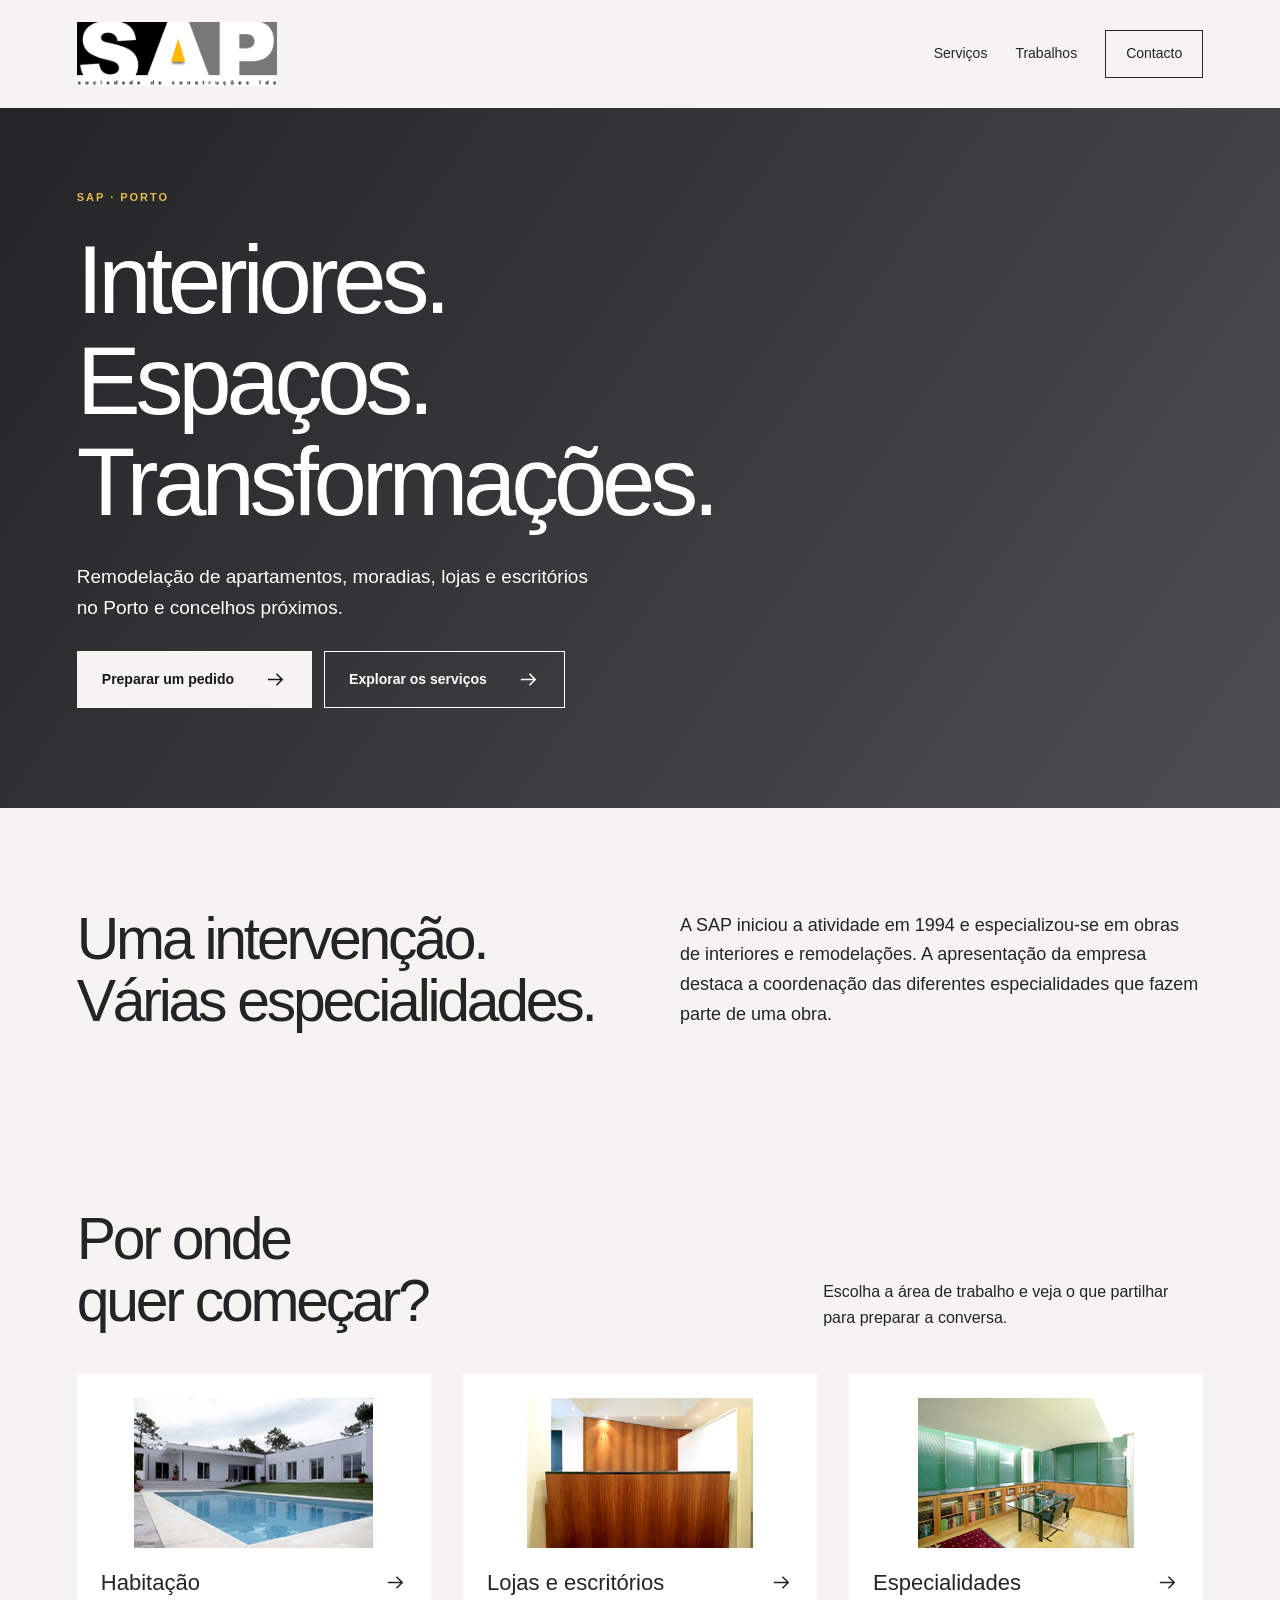
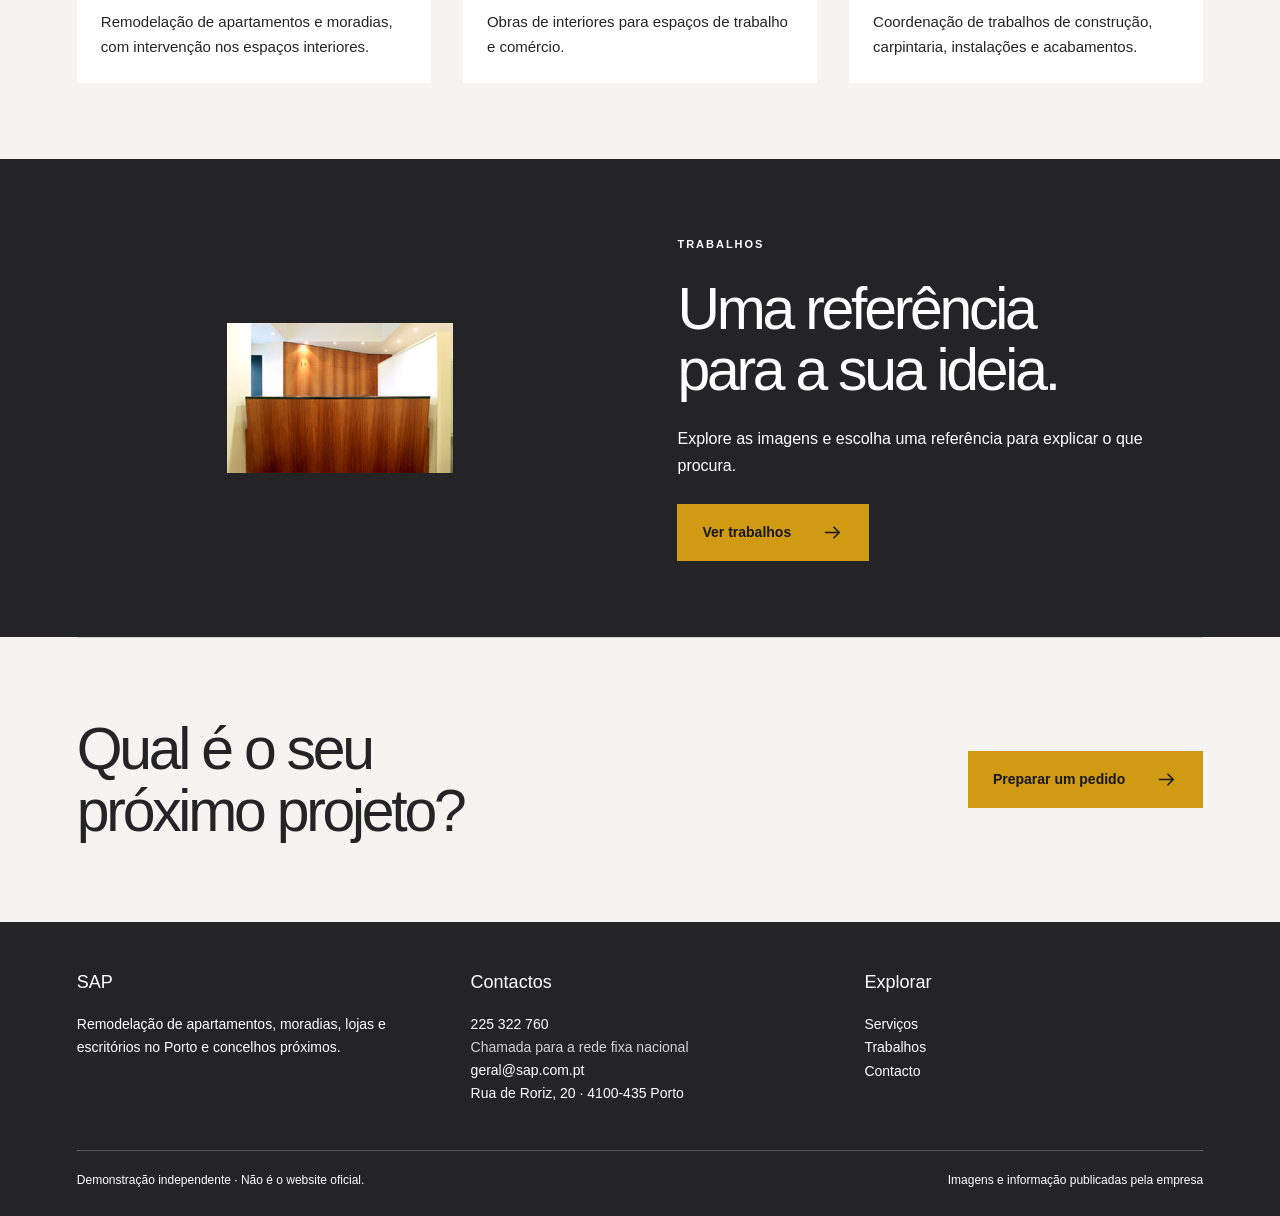
<file: index.html>
<!doctype html><html lang="pt-PT"><head><meta charset="utf-8"><meta name="viewport" content="width=device-width,initial-scale=1"><meta name="robots" content="noindex,nofollow,noarchive"><meta name="description" content="Remodelação de apartamentos, moradias, lojas e escritórios no Porto e concelhos próximos."><title>Início · SAP</title><link rel="stylesheet" href="style.css"><script defer src="app.js"></script></head><body class="sap" style="--accent:#d09a12;--dark:#242426;--paper:#f5f4f0;--display:Arial,sans-serif"><a class="skip" href="#conteudo">Saltar para o conteúdo</a><header class="header wrap"><a class="logo" href="index.html" aria-label="SAP — início"><img src="assets/logo.gif" alt="SAP"><span>SAP</span></a><button class="menu" aria-expanded="false" aria-controls="nav">Menu</button><nav id="nav" class="nav" aria-label="Navegação principal"><a href="servicos.html">Serviços</a><a href="trabalhos.html">Trabalhos</a><a href="contactos.html">Contacto</a></nav></header><main id="conteudo"><section class="hero"><img src="assets/obra01-02.jpg" alt="Imagem de apresentação publicada pela SAP"><div class="wrap"><div class="eyebrow">SAP · Porto</div><h1 class="site-title">Interiores.<br>Espaços.<br>Transformações.</h1><p>Remodelação de apartamentos, moradias, lojas e escritórios no Porto e concelhos próximos.</p><div class="actions"><a class="button" href="contactos.html">Preparar um pedido<svg viewBox="0 0 24 24" aria-hidden="true"><path d="M4 12h15m-6-6 6 6-6 6"/></svg></a><a class="button outline" href="servicos.html">Explorar os serviços<svg viewBox="0 0 24 24" aria-hidden="true"><path d="M4 12h15m-6-6 6 6-6 6"/></svg></a></div></div></section><div class="wrap"><section class="intro"><h2>Uma intervenção.<br>Várias especialidades.</h2><div><p>A SAP iniciou a atividade em 1994 e especializou-se em obras de interiores e remodelações. A apresentação da empresa destaca a coordenação das diferentes especialidades que fazem parte de uma obra.</p></div></section><section class="section"><div class="heading"><h2>Por onde<br>quer começar?</h2><p>Escolha a área de trabalho e veja o que partilhar para preparar a conversa.</p></div><div class="grid"><a class="card" href="servicos.html#s0"><img src="assets/obra01-02.jpg" alt="Habitação — imagem de apresentação" loading="lazy"><div class="title"><h3>Habitação</h3><svg viewBox="0 0 24 24" aria-hidden="true"><path d="M4 12h15m-6-6 6 6-6 6"/></svg></div><p>Remodelação de apartamentos e moradias, com intervenção nos espaços interiores.</p></a><a class="card" href="servicos.html#s1"><img src="assets/obra04-04.jpg" alt="Lojas e escritórios — imagem de apresentação" loading="lazy"><div class="title"><h3>Lojas e escritórios</h3><svg viewBox="0 0 24 24" aria-hidden="true"><path d="M4 12h15m-6-6 6 6-6 6"/></svg></div><p>Obras de interiores para espaços de trabalho e comércio.</p></a><a class="card" href="servicos.html#s2"><img src="assets/obra03-03.jpg" alt="Especialidades — imagem de apresentação" loading="lazy"><div class="title"><h3>Especialidades</h3><svg viewBox="0 0 24 24" aria-hidden="true"><path d="M4 12h15m-6-6 6 6-6 6"/></svg></div><p>Coordenação de trabalhos de construção, carpintaria, instalações e acabamentos.</p></a></div></section></div><section class="section dark"><div class="wrap split"><img src="assets/obra04-04.jpg" alt="Imagem publicada pela empresa" loading="lazy"><div><div class="eyebrow">Trabalhos</div><h2>Uma referência<br>para a sua ideia.</h2><p>Explore as imagens e escolha uma referência para explicar o que procura.</p><a class="button" href="trabalhos.html">Ver trabalhos<svg viewBox="0 0 24 24" aria-hidden="true"><path d="M4 12h15m-6-6 6 6-6 6"/></svg></a></div></div></section><div class="wrap"><section class="cta"><h2>Qual é o seu<br>próximo projeto?</h2><a class="button" href="contactos.html">Preparar um pedido<svg viewBox="0 0 24 24" aria-hidden="true"><path d="M4 12h15m-6-6 6 6-6 6"/></svg></a></section></div></main><footer class="footer"><div class="wrap"><div class="footer-grid"><div><h3>SAP</h3><p>Remodelação de apartamentos, moradias, lojas e escritórios no Porto e concelhos próximos.</p></div><div><h3>Contactos</h3><a href="tel:+351225322760">225 322 760</a><p class="small">Chamada para a rede fixa nacional</p><a href="mailto:geral@sap.com.pt">geral@sap.com.pt</a><p>Rua de Roriz, 20 · 4100-435 Porto</p></div><div><h3>Explorar</h3><a href="servicos.html">Serviços</a><a href="trabalhos.html">Trabalhos</a><a href="contactos.html">Contacto</a></div></div><div class="bottom"><span>Demonstração independente · Não é o website oficial.</span><a href="https://www.sap.com.pt/" target="_blank" rel="noopener">Imagens e informação publicadas pela empresa</a></div></div></footer></body></html>
</file>
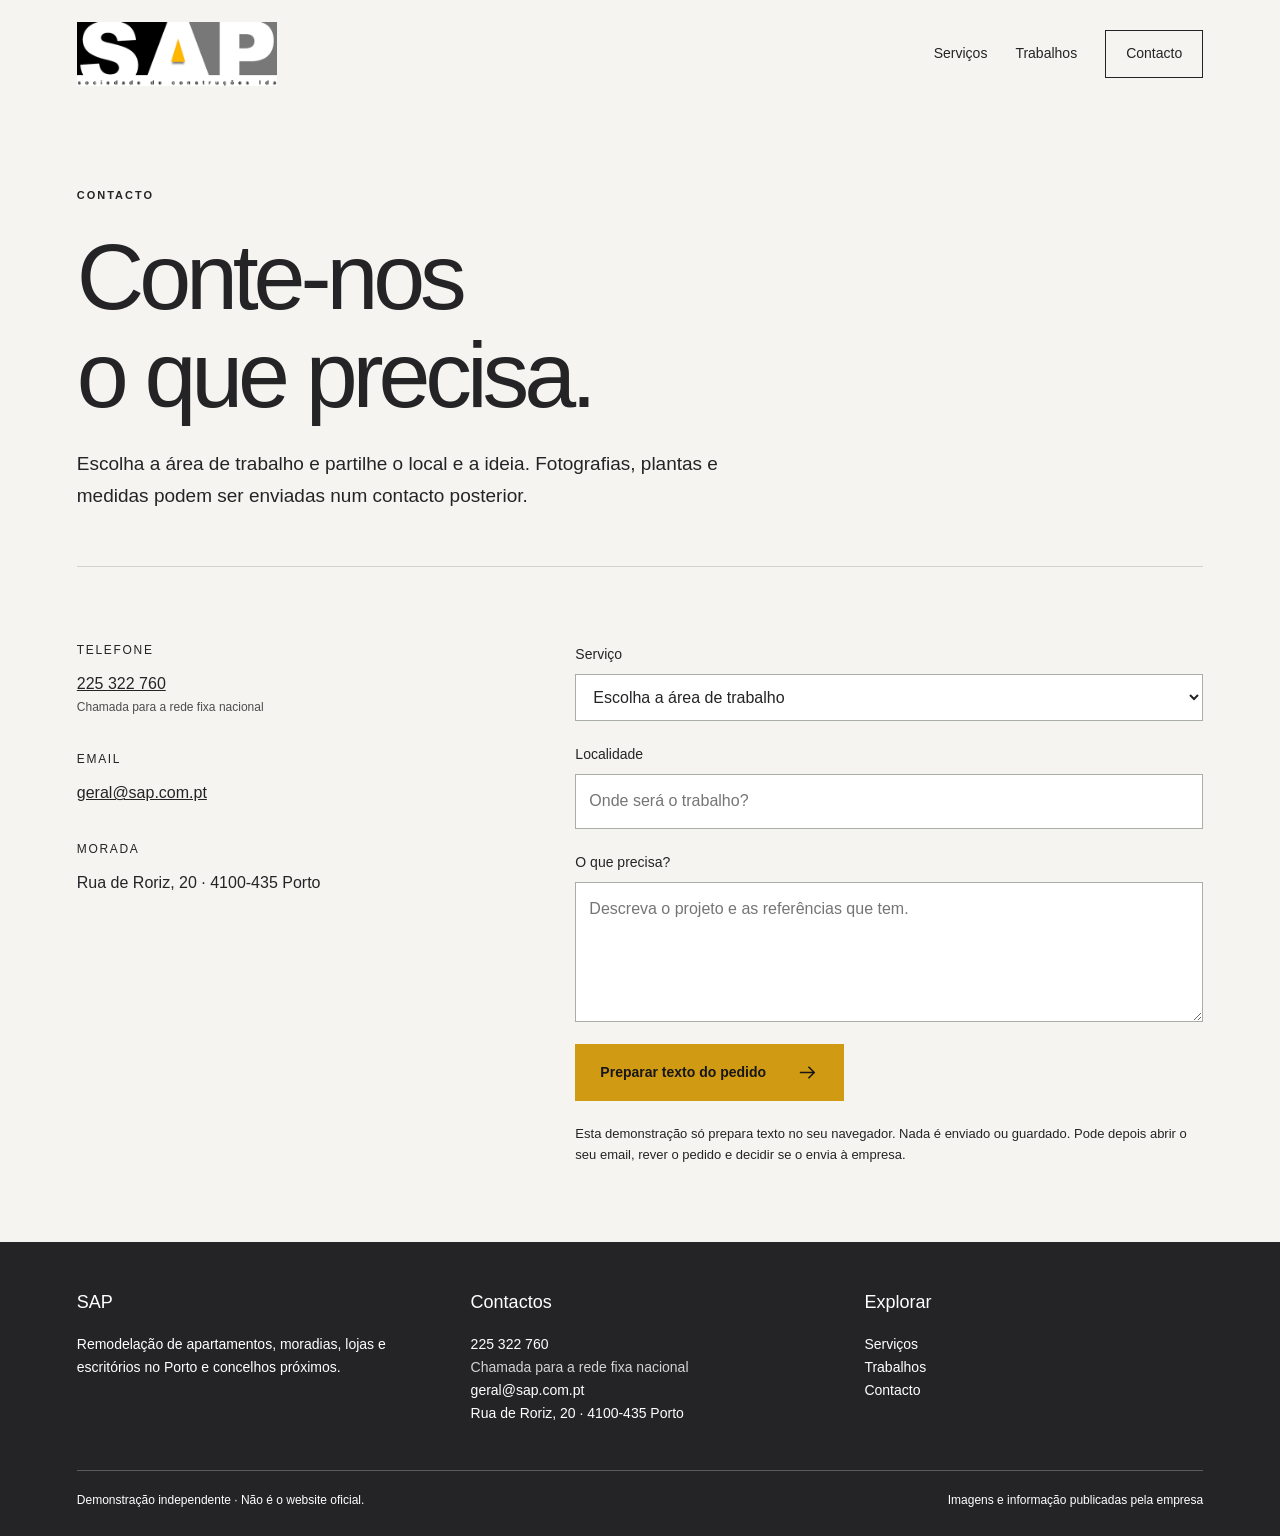
<file: contactos.html>
<!doctype html><html lang="pt-PT"><head><meta charset="utf-8"><meta name="viewport" content="width=device-width,initial-scale=1"><meta name="robots" content="noindex,nofollow,noarchive"><meta name="description" content="Remodelação de apartamentos, moradias, lojas e escritórios no Porto e concelhos próximos."><title>Contacto · SAP</title><link rel="stylesheet" href="style.css"><script defer src="app.js"></script></head><body class="sap" style="--accent:#d09a12;--dark:#242426;--paper:#f5f4f0;--display:Arial,sans-serif"><a class="skip" href="#conteudo">Saltar para o conteúdo</a><header class="header wrap"><a class="logo" href="index.html" aria-label="SAP — início"><img src="assets/logo.gif" alt="SAP"><span>SAP</span></a><button class="menu" aria-expanded="false" aria-controls="nav">Menu</button><nav id="nav" class="nav" aria-label="Navegação principal"><a href="servicos.html">Serviços</a><a href="trabalhos.html">Trabalhos</a><a href="contactos.html" aria-current="page">Contacto</a></nav></header><main id="conteudo"><div class="wrap"><section class="page-top"><div class="eyebrow">Contacto</div><h1>Conte-nos<br>o que precisa.</h1><p>Escolha a área de trabalho e partilhe o local e a ideia. Fotografias, plantas e medidas podem ser enviadas num contacto posterior.</p></section><section class="section contact-layout"><div><div class="detail"><h3>Telefone</h3><a href="tel:+351225322760">225 322 760</a><p class="small">Chamada para a rede fixa nacional</p></div><div class="detail"><h3>Email</h3><a href="mailto:geral@sap.com.pt">geral@sap.com.pt</a></div><div class="detail"><h3>Morada</h3><p>Rua de Roriz, 20 · 4100-435 Porto</p></div></div><div><form id="request-form" data-email="geral@sap.com.pt"><div class="field"><label for="service">Serviço</label><select id="service" name="Serviço" required><option value="" disabled selected>Escolha a área de trabalho</option><option>Habitação</option><option>Lojas e escritórios</option><option>Especialidades</option></select></div><div class="field"><label for="local">Localidade</label><input id="local" name="Localidade" required placeholder="Onde será o trabalho?"></div><div class="field"><label for="message">O que precisa?</label><textarea id="message" name="Descrição" required placeholder="Descreva o projeto e as referências que tem."></textarea></div><button class="button" type="submit">Preparar texto do pedido<svg viewBox="0 0 24 24" aria-hidden="true"><path d="M4 12h15m-6-6 6 6-6 6"/></svg></button><p class="form-note">Esta demonstração só prepara texto no seu navegador. Nada é enviado ou guardado. Pode depois abrir o seu email, rever o pedido e decidir se o envia à empresa.</p></form><div class="result" id="result" hidden aria-live="polite"><strong>Pré-visualização do pedido — nada foi enviado</strong><pre></pre><a class="button" href="#">Abrir no meu email<svg viewBox="0 0 24 24" aria-hidden="true"><path d="M4 12h15m-6-6 6 6-6 6"/></svg></a></div></div></section></div></main><footer class="footer"><div class="wrap"><div class="footer-grid"><div><h3>SAP</h3><p>Remodelação de apartamentos, moradias, lojas e escritórios no Porto e concelhos próximos.</p></div><div><h3>Contactos</h3><a href="tel:+351225322760">225 322 760</a><p class="small">Chamada para a rede fixa nacional</p><a href="mailto:geral@sap.com.pt">geral@sap.com.pt</a><p>Rua de Roriz, 20 · 4100-435 Porto</p></div><div><h3>Explorar</h3><a href="servicos.html">Serviços</a><a href="trabalhos.html">Trabalhos</a><a href="contactos.html">Contacto</a></div></div><div class="bottom"><span>Demonstração independente · Não é o website oficial.</span><a href="https://www.sap.com.pt/" target="_blank" rel="noopener">Imagens e informação publicadas pela empresa</a></div></div></footer></body></html>
</file>
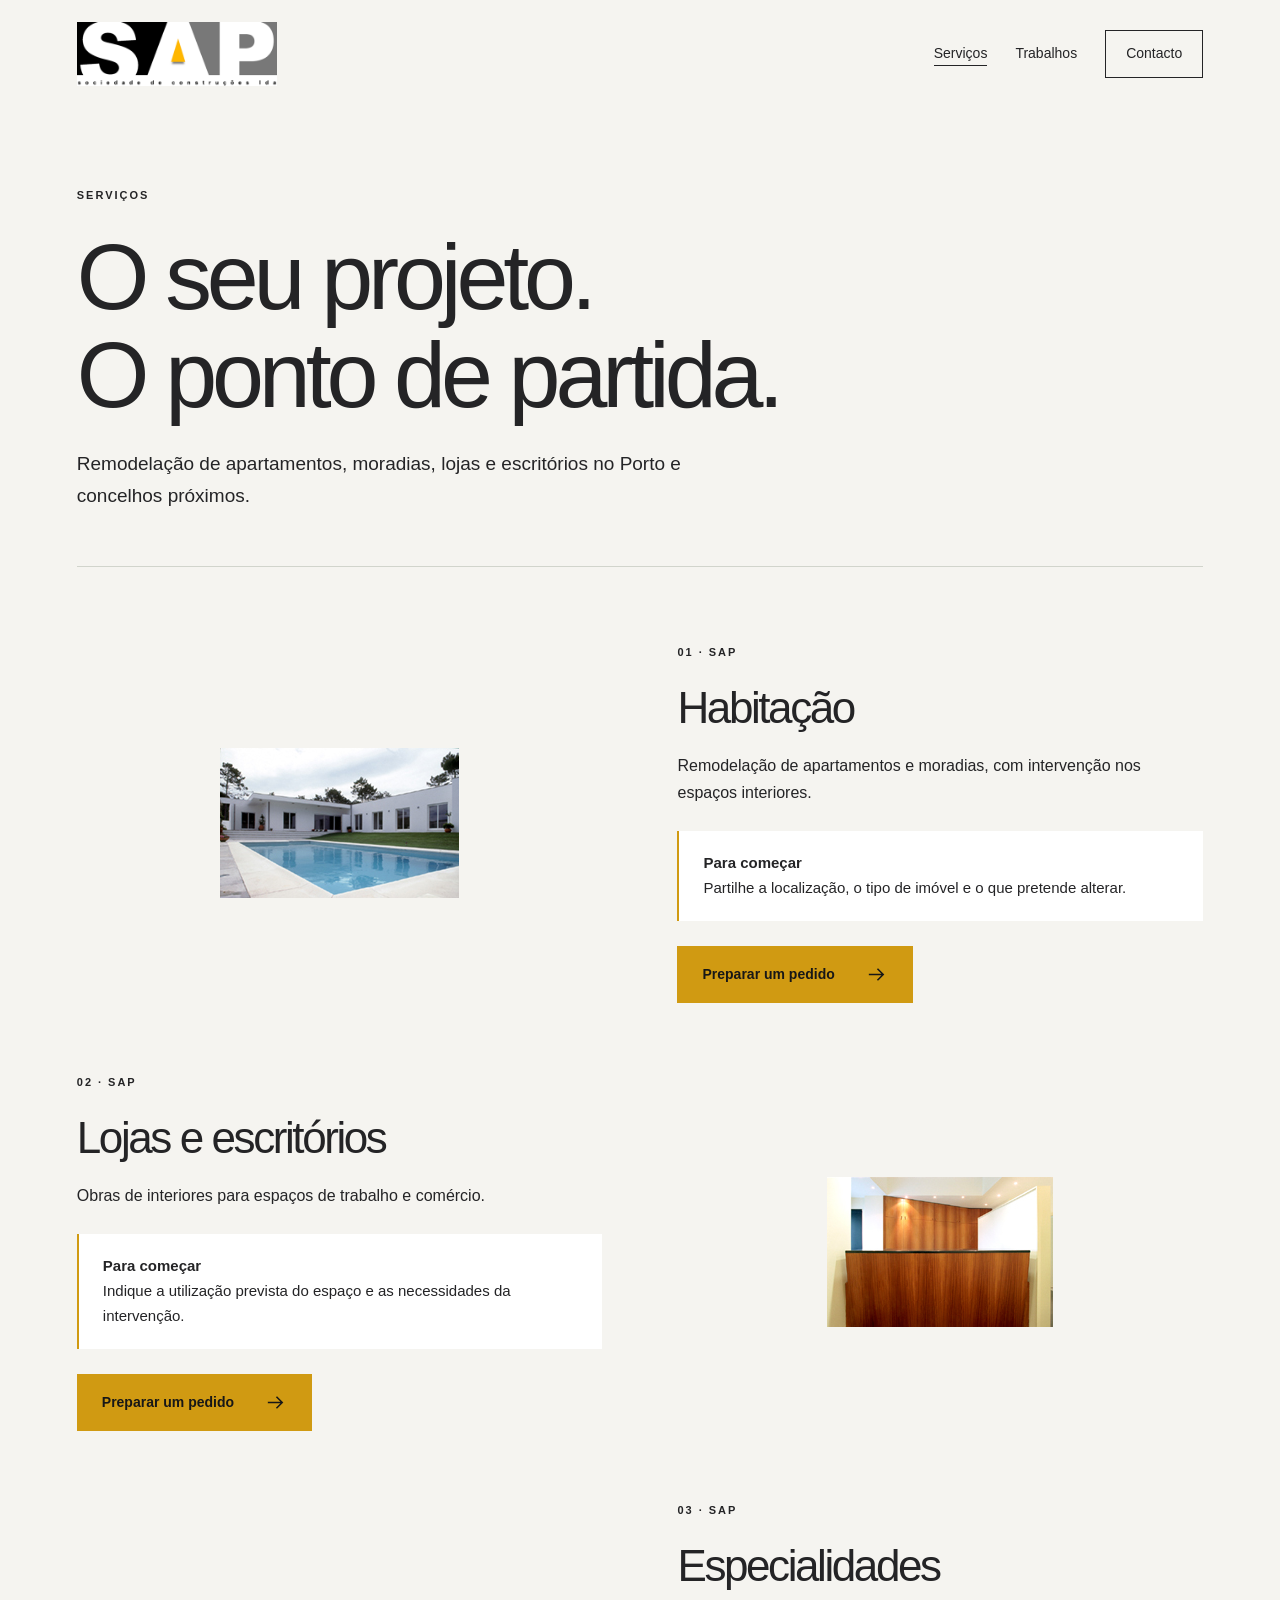
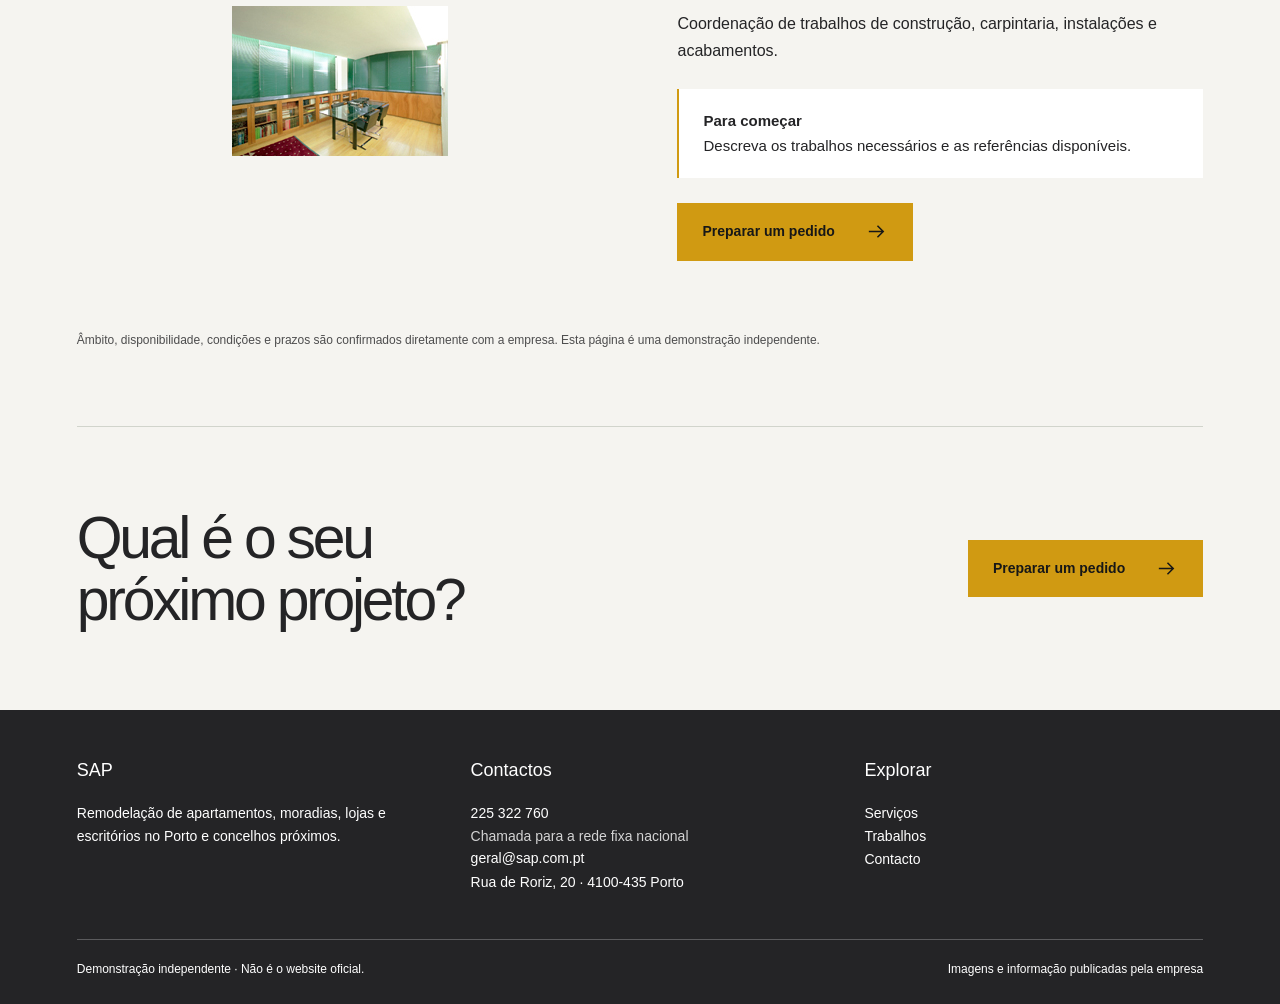
<file: servicos.html>
<!doctype html><html lang="pt-PT"><head><meta charset="utf-8"><meta name="viewport" content="width=device-width,initial-scale=1"><meta name="robots" content="noindex,nofollow,noarchive"><meta name="description" content="Remodelação de apartamentos, moradias, lojas e escritórios no Porto e concelhos próximos."><title>Serviços · SAP</title><link rel="stylesheet" href="style.css"><script defer src="app.js"></script></head><body class="sap" style="--accent:#d09a12;--dark:#242426;--paper:#f5f4f0;--display:Arial,sans-serif"><a class="skip" href="#conteudo">Saltar para o conteúdo</a><header class="header wrap"><a class="logo" href="index.html" aria-label="SAP — início"><img src="assets/logo.gif" alt="SAP"><span>SAP</span></a><button class="menu" aria-expanded="false" aria-controls="nav">Menu</button><nav id="nav" class="nav" aria-label="Navegação principal"><a href="servicos.html" aria-current="page">Serviços</a><a href="trabalhos.html">Trabalhos</a><a href="contactos.html">Contacto</a></nav></header><main id="conteudo"><div class="wrap"><section class="page-top"><div class="eyebrow">Serviços</div><h1>O seu projeto.<br>O ponto de partida.</h1><p>Remodelação de apartamentos, moradias, lojas e escritórios no Porto e concelhos próximos.</p></section><section class="section"><article class="service-row" id="s0"><img src="assets/obra01-02.jpg" alt="Imagem de apresentação: Habitação" loading="lazy"><div><div class="eyebrow">01 · SAP</div><h2>Habitação</h2><p>Remodelação de apartamentos e moradias, com intervenção nos espaços interiores.</p><div class="prepare"><strong>Para começar</strong><br>Partilhe a localização, o tipo de imóvel e o que pretende alterar.</div><a class="button" href="contactos.html?servico=Habita%C3%A7%C3%A3o">Preparar um pedido<svg viewBox="0 0 24 24" aria-hidden="true"><path d="M4 12h15m-6-6 6 6-6 6"/></svg></a></div></article><article class="service-row" id="s1"><img src="assets/obra04-04.jpg" alt="Imagem de apresentação: Lojas e escritórios" loading="lazy"><div><div class="eyebrow">02 · SAP</div><h2>Lojas e escritórios</h2><p>Obras de interiores para espaços de trabalho e comércio.</p><div class="prepare"><strong>Para começar</strong><br>Indique a utilização prevista do espaço e as necessidades da intervenção.</div><a class="button" href="contactos.html?servico=Lojas%20e%20escrit%C3%B3rios">Preparar um pedido<svg viewBox="0 0 24 24" aria-hidden="true"><path d="M4 12h15m-6-6 6 6-6 6"/></svg></a></div></article><article class="service-row" id="s2"><img src="assets/obra03-03.jpg" alt="Imagem de apresentação: Especialidades" loading="lazy"><div><div class="eyebrow">03 · SAP</div><h2>Especialidades</h2><p>Coordenação de trabalhos de construção, carpintaria, instalações e acabamentos.</p><div class="prepare"><strong>Para começar</strong><br>Descreva os trabalhos necessários e as referências disponíveis.</div><a class="button" href="contactos.html?servico=Especialidades">Preparar um pedido<svg viewBox="0 0 24 24" aria-hidden="true"><path d="M4 12h15m-6-6 6 6-6 6"/></svg></a></div></article><p class="small">Âmbito, disponibilidade, condições e prazos são confirmados diretamente com a empresa. Esta página é uma demonstração independente.</p></section></div><div class="wrap"><section class="cta"><h2>Qual é o seu<br>próximo projeto?</h2><a class="button" href="contactos.html">Preparar um pedido<svg viewBox="0 0 24 24" aria-hidden="true"><path d="M4 12h15m-6-6 6 6-6 6"/></svg></a></section></div></main><footer class="footer"><div class="wrap"><div class="footer-grid"><div><h3>SAP</h3><p>Remodelação de apartamentos, moradias, lojas e escritórios no Porto e concelhos próximos.</p></div><div><h3>Contactos</h3><a href="tel:+351225322760">225 322 760</a><p class="small">Chamada para a rede fixa nacional</p><a href="mailto:geral@sap.com.pt">geral@sap.com.pt</a><p>Rua de Roriz, 20 · 4100-435 Porto</p></div><div><h3>Explorar</h3><a href="servicos.html">Serviços</a><a href="trabalhos.html">Trabalhos</a><a href="contactos.html">Contacto</a></div></div><div class="bottom"><span>Demonstração independente · Não é o website oficial.</span><a href="https://www.sap.com.pt/" target="_blank" rel="noopener">Imagens e informação publicadas pela empresa</a></div></div></footer></body></html>
</file>
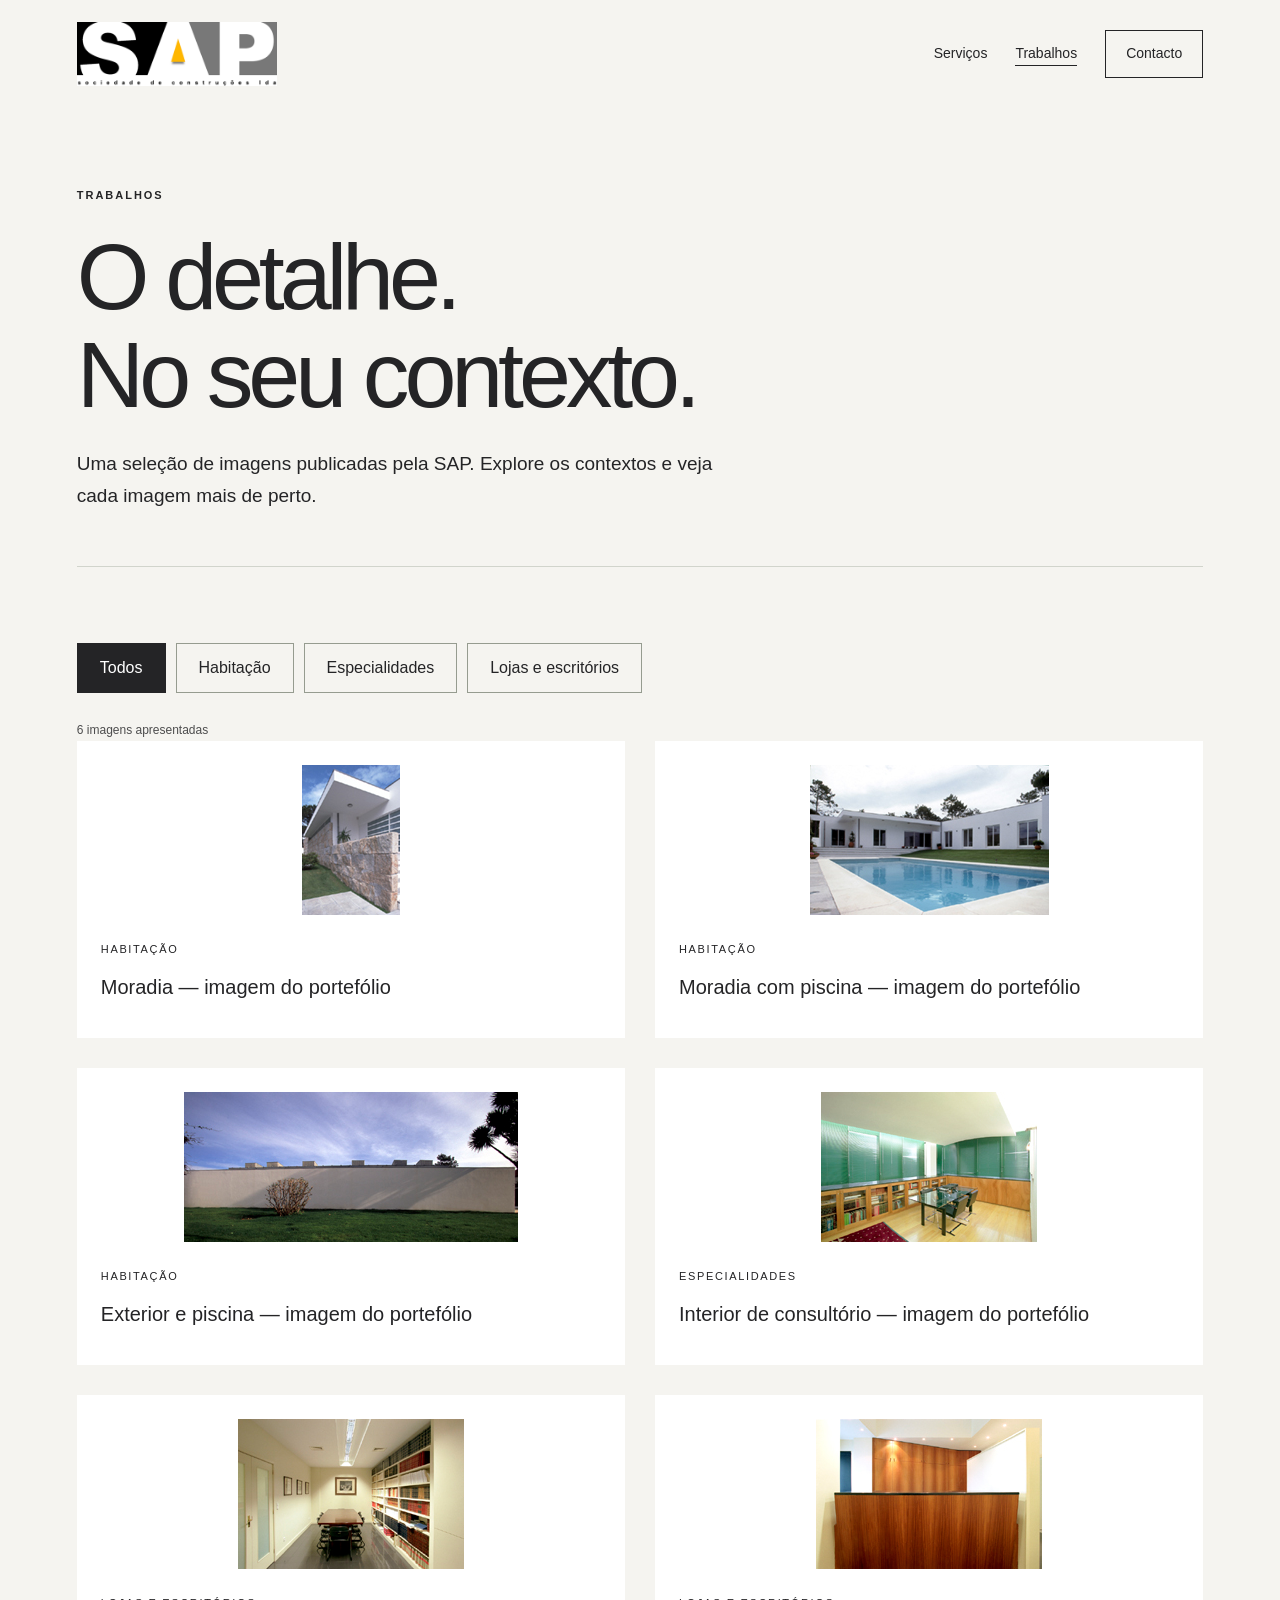
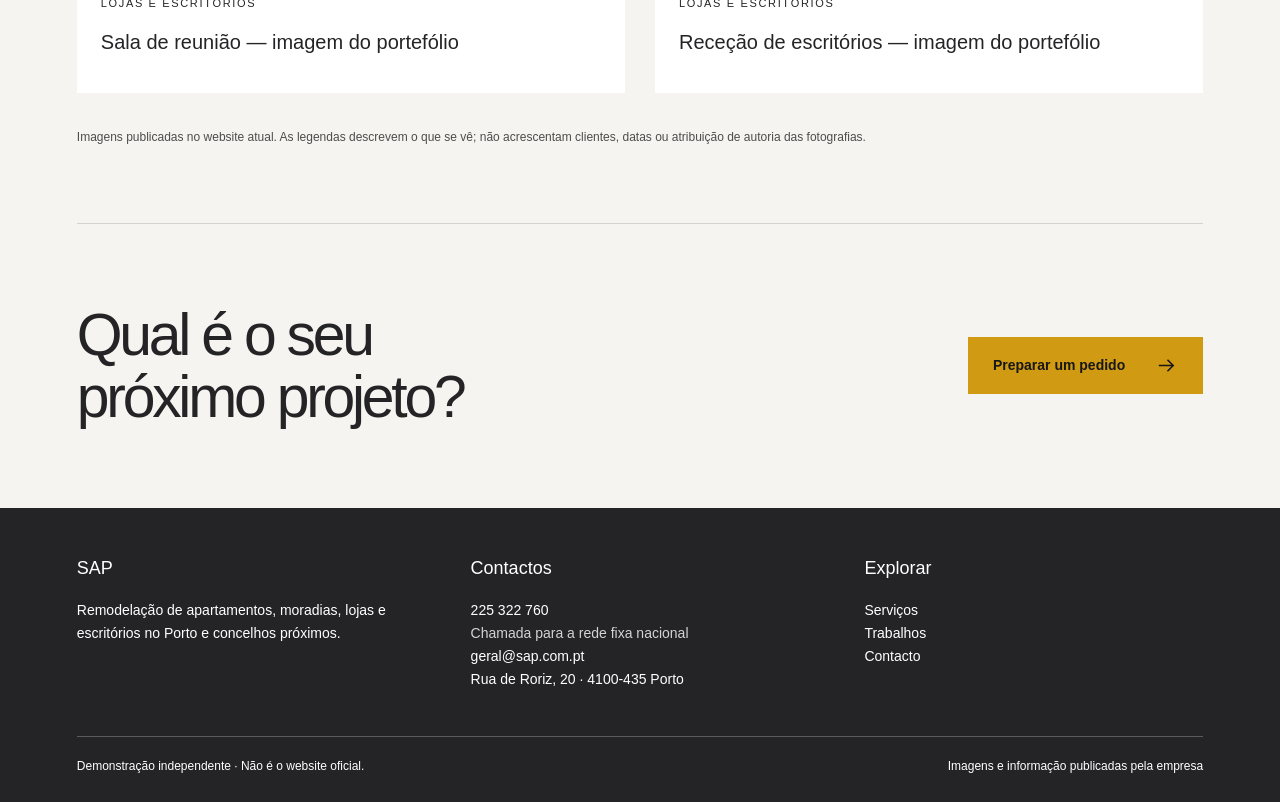
<file: trabalhos.html>
<!doctype html><html lang="pt-PT"><head><meta charset="utf-8"><meta name="viewport" content="width=device-width,initial-scale=1"><meta name="robots" content="noindex,nofollow,noarchive"><meta name="description" content="Remodelação de apartamentos, moradias, lojas e escritórios no Porto e concelhos próximos."><title>Trabalhos · SAP</title><link rel="stylesheet" href="style.css"><script defer src="app.js"></script></head><body class="sap" style="--accent:#d09a12;--dark:#242426;--paper:#f5f4f0;--display:Arial,sans-serif"><a class="skip" href="#conteudo">Saltar para o conteúdo</a><header class="header wrap"><a class="logo" href="index.html" aria-label="SAP — início"><img src="assets/logo.gif" alt="SAP"><span>SAP</span></a><button class="menu" aria-expanded="false" aria-controls="nav">Menu</button><nav id="nav" class="nav" aria-label="Navegação principal"><a href="servicos.html">Serviços</a><a href="trabalhos.html" aria-current="page">Trabalhos</a><a href="contactos.html">Contacto</a></nav></header><main id="conteudo"><div class="wrap"><section class="page-top"><div class="eyebrow">Trabalhos</div><h1>O detalhe.<br>No seu contexto.</h1><p>Uma seleção de imagens publicadas pela SAP. Explore os contextos e veja cada imagem mais de perto.</p></section><section class="section"><div class="filters" aria-label="Filtrar imagens"><button data-filter="Todos" aria-pressed="true">Todos</button><button data-filter="Habitação" aria-pressed="false">Habitação</button><button data-filter="Especialidades" aria-pressed="false">Especialidades</button><button data-filter="Lojas e escritórios" aria-pressed="false">Lojas e escritórios</button></div><p id="filter-count" class="small" aria-live="polite">6 imagens apresentadas</p><div class="gallery"><button data-category="Habitação" data-large="assets/obra01-01.jpg" data-caption="Moradia — imagem do portefólio"><img src="assets/obra01-01.jpg" alt="Moradia — imagem do portefólio" loading="lazy"><div class="caption"><small>Habitação</small><strong>Moradia — imagem do portefólio</strong></div></button><button data-category="Habitação" data-large="assets/obra01-02.jpg" data-caption="Moradia com piscina — imagem do portefólio"><img src="assets/obra01-02.jpg" alt="Moradia com piscina — imagem do portefólio" loading="lazy"><div class="caption"><small>Habitação</small><strong>Moradia com piscina — imagem do portefólio</strong></div></button><button data-category="Habitação" data-large="assets/obra02-01.jpg" data-caption="Exterior e piscina — imagem do portefólio"><img src="assets/obra02-01.jpg" alt="Exterior e piscina — imagem do portefólio" loading="lazy"><div class="caption"><small>Habitação</small><strong>Exterior e piscina — imagem do portefólio</strong></div></button><button data-category="Especialidades" data-large="assets/obra03-03.jpg" data-caption="Interior de consultório — imagem do portefólio"><img src="assets/obra03-03.jpg" alt="Interior de consultório — imagem do portefólio" loading="lazy"><div class="caption"><small>Especialidades</small><strong>Interior de consultório — imagem do portefólio</strong></div></button><button data-category="Lojas e escritórios" data-large="assets/obra04-01.jpg" data-caption="Sala de reunião — imagem do portefólio"><img src="assets/obra04-01.jpg" alt="Sala de reunião — imagem do portefólio" loading="lazy"><div class="caption"><small>Lojas e escritórios</small><strong>Sala de reunião — imagem do portefólio</strong></div></button><button data-category="Lojas e escritórios" data-large="assets/obra04-04.jpg" data-caption="Receção de escritórios — imagem do portefólio"><img src="assets/obra04-04.jpg" alt="Receção de escritórios — imagem do portefólio" loading="lazy"><div class="caption"><small>Lojas e escritórios</small><strong>Receção de escritórios — imagem do portefólio</strong></div></button></div><p class="small gallery-note">Imagens publicadas no website atual. As legendas descrevem o que se vê; não acrescentam clientes, datas ou atribuição de autoria das fotografias.</p></section></div><dialog aria-labelledby="dialog-title"><button class="close">Fechar imagem</button><h3 id="dialog-title"></h3><img alt=""><p class="small">Imagem publicada no website da empresa.</p><a id="piece-request" class="button" href="contactos.html">Usar como referência<svg viewBox="0 0 24 24" aria-hidden="true"><path d="M4 12h15m-6-6 6 6-6 6"/></svg></a></dialog><div class="wrap"><section class="cta"><h2>Qual é o seu<br>próximo projeto?</h2><a class="button" href="contactos.html">Preparar um pedido<svg viewBox="0 0 24 24" aria-hidden="true"><path d="M4 12h15m-6-6 6 6-6 6"/></svg></a></section></div></main><footer class="footer"><div class="wrap"><div class="footer-grid"><div><h3>SAP</h3><p>Remodelação de apartamentos, moradias, lojas e escritórios no Porto e concelhos próximos.</p></div><div><h3>Contactos</h3><a href="tel:+351225322760">225 322 760</a><p class="small">Chamada para a rede fixa nacional</p><a href="mailto:geral@sap.com.pt">geral@sap.com.pt</a><p>Rua de Roriz, 20 · 4100-435 Porto</p></div><div><h3>Explorar</h3><a href="servicos.html">Serviços</a><a href="trabalhos.html">Trabalhos</a><a href="contactos.html">Contacto</a></div></div><div class="bottom"><span>Demonstração independente · Não é o website oficial.</span><a href="https://www.sap.com.pt/" target="_blank" rel="noopener">Imagens e informação publicadas pela empresa</a></div></div></footer></body></html>
</file>
<file: style.css>
*{box-sizing:border-box}html{scroll-behavior:smooth}body{margin:0;background:var(--paper);color:var(--dark);font:16px/1.65 Arial,sans-serif}h1,h2,h3,p{margin:0}h1,h2{font-family:var(--display);font-weight:400;letter-spacing:-.055em;line-height:1.05}h1{font-size:clamp(50px,7.3vw,108px)}h2{font-size:clamp(36px,4.6vw,66px)}h3{font-size:22px;font-weight:500;line-height:1.2}a{color:inherit}img{display:block;max-width:100%}button,input,textarea,select{font:inherit}button,a,input,select,textarea{outline-offset:5px}button{cursor:pointer}button:focus-visible,a:focus-visible{outline:3px solid var(--accent)}svg{width:23px;height:23px;fill:none;stroke:currentColor;stroke-width:1.6;flex:none}.wrap{width:min(1240px,88%);margin:auto}.eyebrow{text-transform:uppercase;font-size:11px;letter-spacing:.18em;font-weight:700;margin-bottom:24px}.header{height:108px;display:flex;align-items:center;justify-content:space-between;gap:25px}.logo img{width:145px;max-height:80px;object-fit:contain}.horto-circunvalacao .logo img{width:84px}.nav{display:flex;gap:36px;align-items:center}.nav a{text-decoration:none;font-size:14px}.nav a[aria-current=page]{border-bottom:1px solid}.nav a:last-child{border:1px solid;padding:11px 20px}.menu{display:none;background:transparent;border:1px solid;padding:8px 15px;color:inherit}.hero{position:relative;isolation:isolate;min-height:660px;display:flex;align-items:center;color:white;background:var(--dark)}.hero>img{position:absolute;width:100%;height:100%;object-fit:cover;inset:0;z-index:-2}.hero:after{content:'';position:absolute;inset:0;background:linear-gradient(90deg,#0a171fd9,#0a171f20);z-index:-1}.horto-circunvalacao .hero:after{background:linear-gradient(90deg,#172c20e6,#172c2020)}.hero .wrap{padding:80px 0 100px}.hero p{max-width:530px;font-size:19px;margin:28px 0}.hero h1{max-width:760px}.button{display:inline-flex;align-items:center;justify-content:space-between;gap:30px;text-decoration:none;padding:16px 24px;border:1px solid var(--accent);background:var(--accent);color:white;font-size:14px;font-weight:600}.hero .button{background:var(--paper);border-color:var(--paper);color:var(--dark)}.button.outline{background:transparent;color:inherit;border-color:currentColor}.actions{display:flex;gap:12px;flex-wrap:wrap}.intro{padding:100px 0;display:grid;grid-template-columns:1fr 1fr;gap:80px;align-items:center}.intro p{font-size:18px;max-width:530px}.intro .button{margin-top:24px}.line{border-top:1px solid #969c9060;display:flex;gap:24px;flex-wrap:wrap;padding:22px 0;font-size:13px}.section{padding:76px 0}.heading{display:flex;gap:45px;align-items:end;justify-content:space-between;margin-bottom:42px}.heading p{max-width:380px}.grid{display:grid;grid-template-columns:repeat(3,1fr);gap:32px}.card{text-decoration:none}.card img{width:100%;height:285px;object-fit:cover}.card .title{display:flex;align-items:center;justify-content:space-between;gap:15px;margin:22px 0 14px}.card p{font-size:15px}.split{display:grid;grid-template-columns:1fr 1fr;gap:75px;align-items:center}.split>img{width:100%;height:530px;object-fit:cover}.split p{margin:25px 0}.dark{background:var(--dark);color:white}.cta{padding:80px 0;display:flex;justify-content:space-between;align-items:center;gap:45px;border-top:1px solid #969c9060}.cta h2{max-width:720px}.footer{background:var(--dark);color:white;padding:50px 0 25px}.footer-grid{display:grid;grid-template-columns:1fr 1fr 1fr;gap:55px}.footer h3{font-size:18px;margin-bottom:20px}.footer a{display:block;text-decoration:none;overflow-wrap:anywhere}.footer p,.footer a{font-size:14px}.bottom{border-top:1px solid #ffffff40;margin-top:45px;padding-top:20px;display:flex;gap:25px;justify-content:space-between;font-size:12px}.bottom a{font-size:12px}.small{font-size:12px;line-height:1.6;opacity:.8}.page-top{padding:78px 0 55px;border-bottom:1px solid #969c9060}.page-top p{font-size:19px;margin-top:24px;max-width:680px}.service-row{display:grid;grid-template-columns:1fr 1fr;gap:75px;align-items:center;margin-bottom:70px;scroll-margin-top:25px}.service-row:nth-child(even)>img{order:2}.service-row>img{width:100%;height:440px;object-fit:cover}.service-row h2{font-size:44px}.service-row p{margin:22px 0}.prepare{padding:20px 24px;border-left:2px solid var(--accent);background:white;font-size:15px;margin:25px 0}.filters{display:flex;gap:10px;flex-wrap:wrap;margin-bottom:28px}.filters button,.route button{border:1px solid #969c90;background:transparent;color:inherit;padding:11px 22px}.filters button[aria-pressed=true],.route button[aria-pressed=true]{background:var(--dark);color:white;border-color:var(--dark)}.gallery{display:grid;grid-template-columns:1fr 1fr;gap:40px 30px}.gallery button{border:0;padding:0;background:transparent;text-align:left;color:inherit}.gallery img{width:100%;height:390px;object-fit:cover}.gallery strong{display:block;font-size:20px;font-weight:400;margin:10px 0}.gallery small{font-size:11px;text-transform:uppercase;letter-spacing:.15em}.gallery button[hidden]{display:none}.gallery .caption{padding:20px 0}.gallery-note{margin-top:35px}.route{display:flex;gap:12px;flex-wrap:wrap;margin:35px 0}.route button{min-width:150px}.route-panel{display:grid;grid-template-columns:1.2fr 1fr;gap:55px;align-items:center}.route-panel>img{width:100%;height:430px;object-fit:cover}.route-panel p{margin:25px 0}.steps{display:grid;grid-template-columns:repeat(3,1fr);gap:40px}.steps article{border-top:1px solid #969c9060;padding-top:25px}.steps small{display:block;margin-bottom:20px;letter-spacing:.15em}.steps p{margin:18px 0;font-size:15px}.contact-layout{display:grid;grid-template-columns:.8fr 1.2fr;gap:80px}.detail{margin-bottom:35px}.detail h3{font-size:12px;text-transform:uppercase;letter-spacing:.14em;margin-bottom:14px}.detail a{display:block;overflow-wrap:anywhere}.field{display:grid;gap:8px;margin-bottom:22px}.field label{font-size:14px}.field input,.field select,.field textarea{padding:13px;border:1px solid #a9afa6;background:white;color:var(--dark);width:100%;border-radius:0}.field textarea{min-height:140px;resize:vertical}.field-grid{display:grid;grid-template-columns:1fr 1fr;gap:20px}.form-note{font-size:13px;margin-top:22px}.result{margin-top:30px;padding:25px;background:white;border-left:3px solid var(--accent)}.result pre{white-space:pre-wrap;font:inherit;font-size:15px;overflow-wrap:anywhere;margin:20px 0}.result[hidden]{display:none}dialog{border:0;padding:22px;background:var(--paper);color:var(--dark);width:min(960px,94vw);max-height:94vh}dialog::backdrop{background:#000b}dialog img{max-height:70vh;object-fit:contain;margin:20px auto}.close{display:block;margin-left:auto;padding:9px 16px;background:var(--dark);color:white;border:0}.skip{position:absolute;left:-9999px}.skip:focus{left:12px;top:12px;background:white;color:black;padding:12px;z-index:10}.vstrans h1,.vstrans h2{font-weight:500}.vstrans .hero{margin:0 3%}.vstrans .hero img{object-position:center}.horto-circunvalacao .card img{border-radius:110px 110px 0 0}.horto-circunvalacao .card:nth-child(2) img{border-radius:0}.horto-circunvalacao .hero img{object-position:70% center}@media(max-width:900px){.grid{gap:20px}.card img{height:230px}.intro,.split,.service-row,.contact-layout{gap:35px}.footer-grid{gap:30px}.nav{gap:20px}.heading{gap:25px}}@media(max-width:650px){.header{height:86px;position:relative}.logo img{max-width:125px;max-height:66px}.horto-circunvalacao .logo img{width:65px}.menu{display:block}.nav{display:none;position:absolute;top:80px;left:-7%;right:-7%;padding:25px 7%;background:var(--paper);z-index:9;align-items:stretch;flex-direction:column;gap:22px;border-bottom:1px solid #969c9060}.nav.open{display:flex}.nav a:last-child{text-align:center}.hero{min-height:640px}.hero .wrap{padding:70px 0 85px}.hero p{font-size:17px}.vstrans .hero{margin:0}.hero:after{background:linear-gradient(90deg,#0a171feb,#0a171f55)}.horto-circunvalacao .hero:after{background:linear-gradient(90deg,#172c20eb,#172c2055)}.intro,.split,.service-row,.contact-layout,.route-panel{grid-template-columns:1fr;gap:30px}.intro{padding:65px 0}.intro p{font-size:17px}.section{padding:55px 0}.heading{display:block}.heading p{margin-top:24px}.grid{grid-template-columns:1fr;gap:38px}.card img{height:330px}.split>img{height:370px}.cta{display:block;padding:55px 0}.cta .button{margin-top:30px}.footer-grid{grid-template-columns:1fr;gap:32px}.bottom{display:block}.bottom a{margin-top:12px}.page-top{padding:55px 0 40px}.page-top p{font-size:17px}.service-row{margin-bottom:55px}.service-row:nth-child(even)>img{order:0}.service-row>img{height:330px}.service-row h2{font-size:36px}.gallery{grid-template-columns:1fr;gap:30px}.gallery img{height:350px}.route{display:grid;grid-template-columns:repeat(3,1fr);gap:8px}.route button{min-width:0;padding:10px 8px;font-size:13px}.route-panel>img{height:320px}.steps{grid-template-columns:1fr;gap:30px}.field-grid{grid-template-columns:1fr;gap:0}.line{gap:12px}.button{max-width:100%;gap:20px}.contact-layout{gap:45px}}@media(prefers-reduced-motion:reduce){html{scroll-behavior:auto}}
.logo{display:flex;align-items:center;gap:12px;text-decoration:none}.logo img{width:200px;height:auto;max-height:68px;object-fit:contain}.logo span{display:none}.gallery img{height:330px}.site-title{max-width:880px}.header .nav{gap:28px}.hero .wrap{position:relative;z-index:1}.nordivi .hero>img{object-position:center 64%}.button svg{flex-shrink:0}@media(max-width:700px){.logo img{max-width:170px}.hero{min-height:650px}.hero h1{font-size:clamp(42px,11vw,62px)}.gallery img{height:300px}}
.hero-image-note{position:absolute;bottom:18px;left:6%;font-size:11px;z-index:2;background:#142635cc;color:white;padding:6px 10px;max-width:88%}.image-source{font-size:11px!important;line-height:1.4;margin:12px 0!important;opacity:.78}.logo img{object-fit:contain}.resultados-geniais .logo img{width:82px;max-height:76px}.resultados-geniais h1,.resultados-geniais h2{letter-spacing:-.045em}.eri h1{font-weight:500}.eri .hero:after{background:linear-gradient(90deg,#132633ed,#13263365)}.sspr .hero:after{background:linear-gradient(90deg,#171b22ed,#171b2270)}.sspr h1{font-weight:500}.sspr .logo img{width:155px}.engeadria .logo img{width:185px}.engeadria .hero{background:linear-gradient(125deg,#36292b,#6c2939)}.engeadria .hero>img,.engeadria .hero-image-note{display:none}.engeadria .hero:after{display:none}.engeadria .hero h1{max-width:1000px}.engeadria .gallery img{height:360px;object-fit:cover}.sap .hero{min-height:600px;background:linear-gradient(125deg,#242426,#4d4e50)}.sap .hero>img,.sap .hero:after{display:none}.sap .hero h1{font-size:clamp(48px,7.5vw,103px)}.sap .hero .eyebrow{color:#e7ba4c}.sap .button{color:#171717}.sap .hero .button.outline{color:white}.sap .card img,.sap .service-row>img,.sap .gallery img,.sap .split>img{width:auto;max-width:100%;height:auto;max-height:150px;object-fit:contain;margin:0 auto}.sap .card{background:#fff;padding:24px}.sap .gallery{grid-template-columns:repeat(2,1fr);gap:30px}.sap .gallery button{background:#fff;padding:24px}.sap .gallery img{max-width:334px}.sap .gallery .caption{padding-bottom:0}.sap .service-row>img{max-width:334px}.sap .split>img{max-width:226px}.sap dialog img{max-height:150px;width:auto}.engeadria .hero .wrap{padding:90px 0}.sspr .card img{object-position:center}.eri .service-row>img{height:330px;object-fit:contain;background:#e4e9eb}@media(max-width:650px){.sap .gallery{grid-template-columns:1fr}.sap .hero{min-height:600px}.sap .card img{height:auto;max-height:150px}.engeadria .hero .wrap{padding:65px 0}.resultados-geniais .logo img{max-height:65px;width:75px}.hero-image-note{font-size:10px}.eri .service-row>img{height:auto;max-height:300px}.sspr .logo img{width:135px}}
</file>
